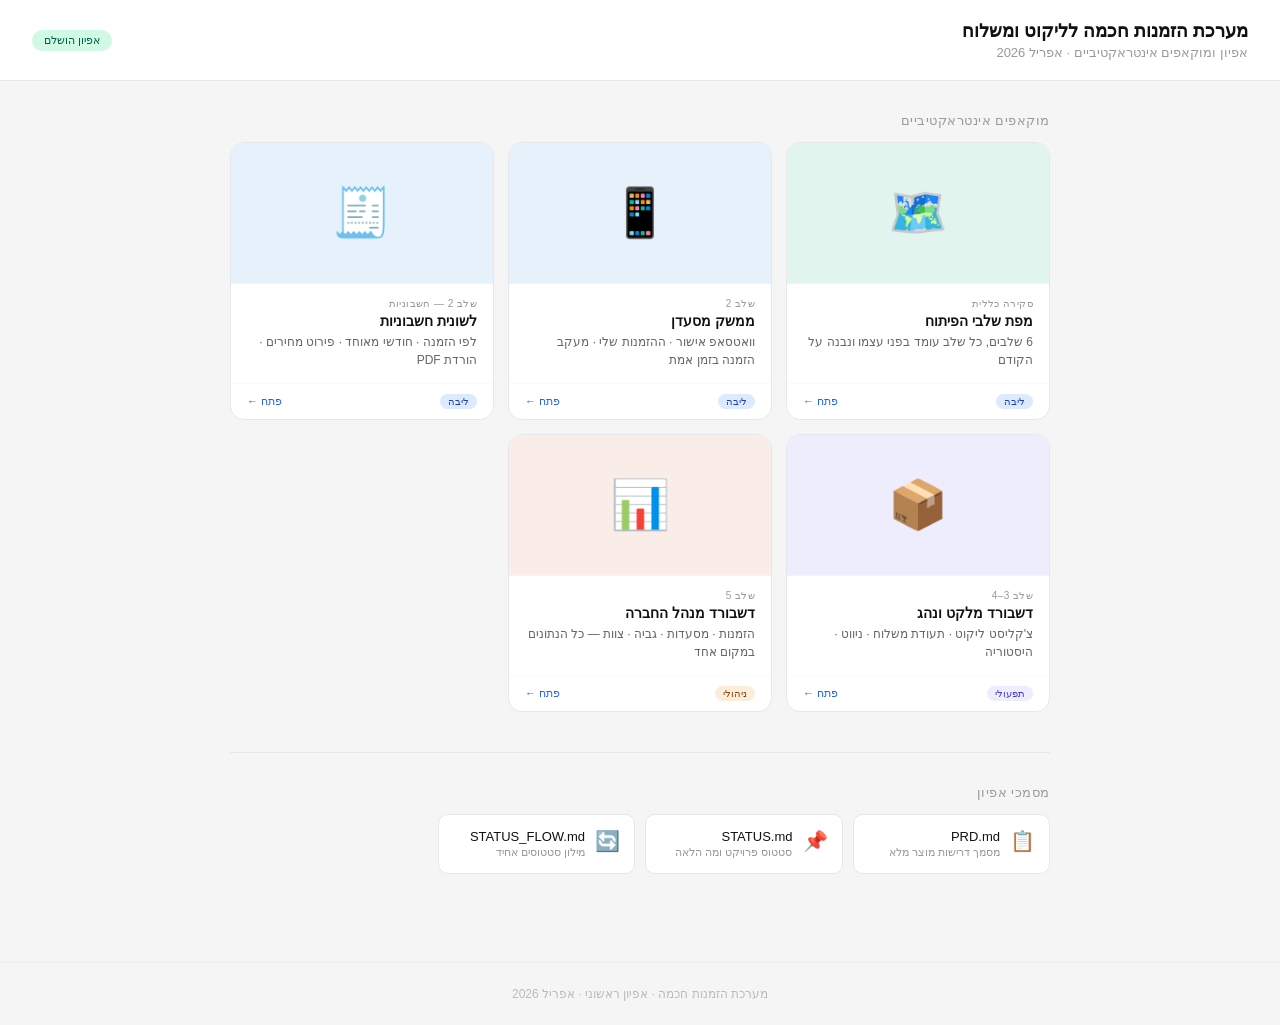
<file: index.html>
<!DOCTYPE html>
<html dir="rtl" lang="he">
<head>
<meta charset="UTF-8">
<meta name="viewport" content="width=device-width, initial-scale=1.0">
<title>מערכת הזמנות חכמה — מוקאפים</title>
<style>
  * { box-sizing: border-box; margin: 0; padding: 0; }
  body { font-family: Arial, sans-serif; background: #f5f5f5; direction: rtl; min-height: 100vh; }
  .header { background: #fff; border-bottom: 1px solid #e5e7eb; padding: 20px 32px; display: flex; justify-content: space-between; align-items: center; }
  .header-title { font-size: 18px; font-weight: 600; color: #111; }
  .header-sub { font-size: 13px; color: #999; margin-top: 3px; }
  .status-badge { font-size: 11px; padding: 4px 12px; border-radius: 20px; background: #d1fae5; color: #065f46; font-weight: 500; }
  .main { max-width: 860px; margin: 0 auto; padding: 32px 20px; }
  .section-title { font-size: 13px; font-weight: 500; color: #999; text-transform: uppercase; letter-spacing: .5px; margin-bottom: 14px; }
  .cards { display: grid; grid-template-columns: repeat(auto-fill, minmax(240px, 1fr)); gap: 14px; margin-bottom: 40px; }
  .card { background: #fff; border: 1px solid #e5e7eb; border-radius: 14px; overflow: hidden; text-decoration: none; color: inherit; transition: border-color .15s, transform .15s; display: block; }
  .card:hover { border-color: #93c5fd; transform: translateY(-2px); }
  .card-preview { height: 140px; display: flex; align-items: center; justify-content: center; font-size: 48px; }
  .bg-teal { background: #e1f5ee; }
  .bg-blue { background: #e6f1fb; }
  .bg-purple { background: #eeedfe; }
  .bg-coral { background: #faece7; }
  .card-body { padding: 14px 16px; border-top: 1px solid #f3f4f6; }
  .card-phase { font-size: 10px; color: #999; font-weight: 500; text-transform: uppercase; letter-spacing: .4px; margin-bottom: 4px; }
  .card-title { font-size: 14px; font-weight: 600; color: #111; margin-bottom: 4px; }
  .card-desc { font-size: 12px; color: #666; line-height: 1.5; }
  .card-footer { display: flex; align-items: center; justify-content: space-between; padding: 10px 16px; border-top: 1px solid #f9fafb; }
  .card-tag { font-size: 10px; padding: 2px 8px; border-radius: 20px; font-weight: 500; }
  .tag-core { background: #dbeafe; color: #1e40af; }
  .tag-ops { background: #eeedfe; color: #4338ca; }
  .tag-mgmt { background: #faeeda; color: #92400e; }
  .open-btn { font-size: 11px; color: #2563eb; font-weight: 500; }
  .divider { height: 1px; background: #e5e7eb; margin: 8px 0 32px; }
  .docs-grid { display: grid; grid-template-columns: repeat(auto-fill, minmax(180px, 1fr)); gap: 10px; margin-bottom: 40px; }
  .doc-card { background: #fff; border: 1px solid #e5e7eb; border-radius: 10px; padding: 14px; text-decoration: none; color: inherit; display: flex; align-items: flex-start; gap: 10px; transition: border-color .15s; }
  .doc-card:hover { border-color: #93c5fd; }
  .doc-icon { font-size: 20px; flex-shrink: 0; }
  .doc-name { font-size: 13px; font-weight: 500; color: #111; }
  .doc-desc { font-size: 11px; color: #999; margin-top: 2px; }
  .footer { text-align: center; font-size: 12px; color: #bbb; padding: 24px; border-top: 1px solid #eee; margin-top: 16px; }
</style>
</head>
<body>
<div class="header">
  <div>
    <div class="header-title">מערכת הזמנות חכמה לליקוט ומשלוח</div>
    <div class="header-sub">אפיון ומוקאפים אינטראקטיביים · אפריל 2026</div>
  </div>
  <span class="status-badge">אפיון הושלם</span>
</div>
<div class="main">
  <div class="section-title">מוקאפים אינטראקטיביים</div>
  <div class="cards">
    <a class="card" href="mockups/01_phases_overview.html" target="_blank">
      <div class="card-preview bg-teal">🗺️</div>
      <div class="card-body">
        <div class="card-phase">סקירה כללית</div>
        <div class="card-title">מפת שלבי הפיתוח</div>
        <div class="card-desc">6 שלבים, כל שלב עומד בפני עצמו ונבנה על הקודם</div>
      </div>
      <div class="card-footer"><span class="card-tag tag-core">ליבה</span><span class="open-btn">פתח ←</span></div>
    </a>
    <a class="card" href="mockups/02_restaurant_screens.html" target="_blank">
      <div class="card-preview bg-blue">📱</div>
      <div class="card-body">
        <div class="card-phase">שלב 2</div>
        <div class="card-title">ממשק מסעדן</div>
        <div class="card-desc">וואטסאפ אישור · ההזמנות שלי · מעקב הזמנה בזמן אמת</div>
      </div>
      <div class="card-footer"><span class="card-tag tag-core">ליבה</span><span class="open-btn">פתח ←</span></div>
    </a>
    <a class="card" href="mockups/03_invoices.html" target="_blank">
      <div class="card-preview bg-blue">🧾</div>
      <div class="card-body">
        <div class="card-phase">שלב 2 — חשבוניות</div>
        <div class="card-title">לשונית חשבוניות</div>
        <div class="card-desc">לפי הזמנה · חודשי מאוחד · פירוט מחירים · הורדת PDF</div>
      </div>
      <div class="card-footer"><span class="card-tag tag-core">ליבה</span><span class="open-btn">פתח ←</span></div>
    </a>
    <a class="card" href="mockups/04_picker_driver_dashboard.html" target="_blank">
      <div class="card-preview bg-purple">📦</div>
      <div class="card-body">
        <div class="card-phase">שלב 3–4</div>
        <div class="card-title">דשבורד מלקט ונהג</div>
        <div class="card-desc">צ'קליסט ליקוט · תעודת משלוח · ניווט · היסטוריה</div>
      </div>
      <div class="card-footer"><span class="card-tag tag-ops">תפעולי</span><span class="open-btn">פתח ←</span></div>
    </a>
    <a class="card" href="mockups/05_manager_dashboard.html" target="_blank">
      <div class="card-preview bg-coral">📊</div>
      <div class="card-body">
        <div class="card-phase">שלב 5</div>
        <div class="card-title">דשבורד מנהל החברה</div>
        <div class="card-desc">הזמנות · מסעדות · גביה · צוות — כל הנתונים במקום אחד</div>
      </div>
      <div class="card-footer"><span class="card-tag tag-mgmt">ניהולי</span><span class="open-btn">פתח ←</span></div>
    </a>
  </div>
  <div class="divider"></div>
  <div class="section-title">מסמכי אפיון</div>
  <div class="docs-grid">
    <a class="doc-card" href="docs/PRD.md" target="_blank">
      <span class="doc-icon">📋</span>
      <div><div class="doc-name">PRD.md</div><div class="doc-desc">מסמך דרישות מוצר מלא</div></div>
    </a>
    <a class="doc-card" href="docs/STATUS.md" target="_blank">
      <span class="doc-icon">📌</span>
      <div><div class="doc-name">STATUS.md</div><div class="doc-desc">סטטוס פרויקט ומה הלאה</div></div>
    </a>
    <a class="doc-card" href="docs/STATUS_FLOW.md" target="_blank">
      <span class="doc-icon">🔄</span>
      <div><div class="doc-name">STATUS_FLOW.md</div><div class="doc-desc">מילון סטטוסים אחיד</div></div>
    </a>
  </div>
</div>
<div class="footer">מערכת הזמנות חכמה · אפיון ראשוני · אפריל 2026</div>
</body>
</html>
</file>
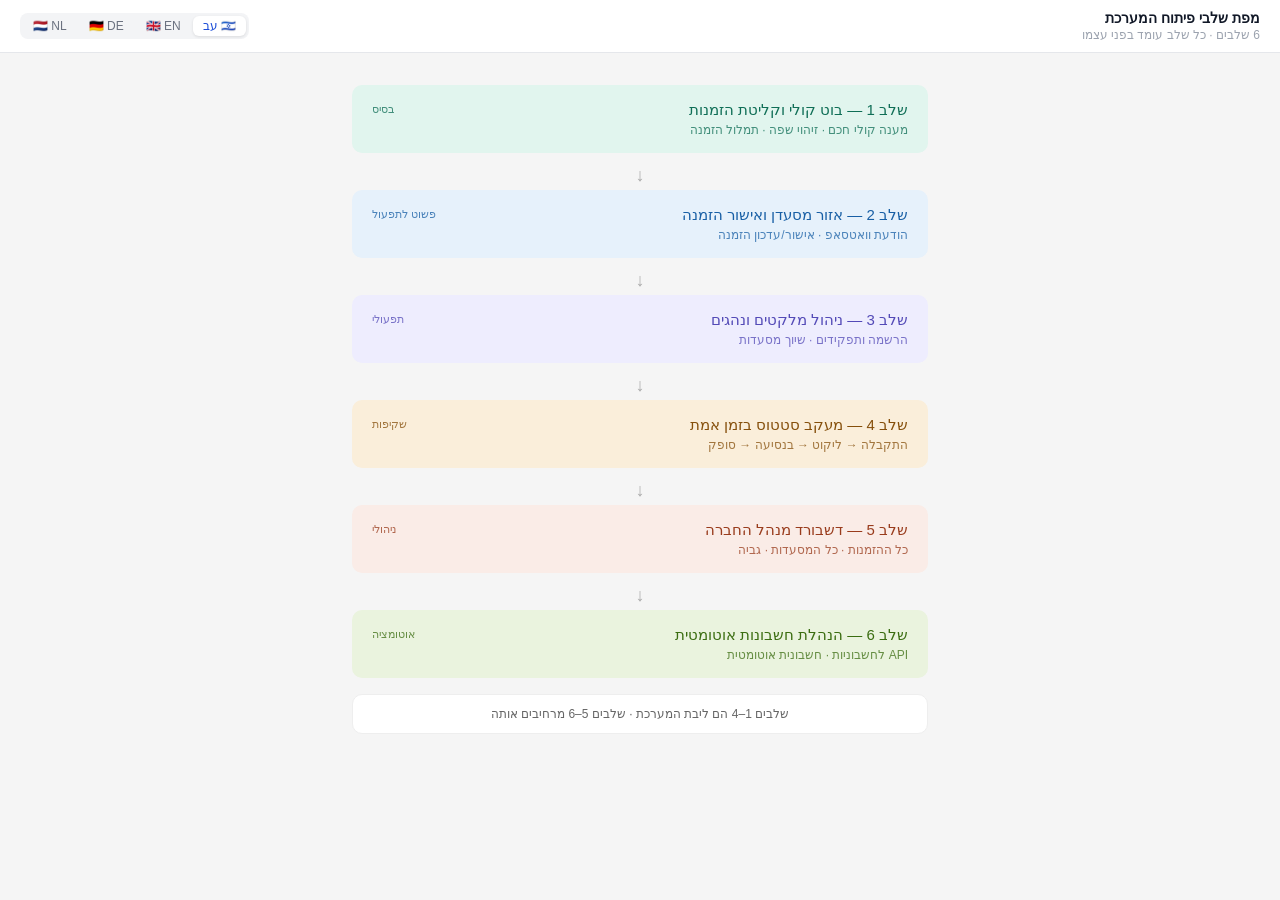
<file: mockups/01_phases_overview.html>
<!DOCTYPE html>
<html lang="he" dir="rtl">
<head>
<meta charset="UTF-8">
<meta name="viewport" content="width=device-width, initial-scale=1.0">
<title>Smart Order System — Phases</title>
<link rel="stylesheet" href="i18n.css">
<style>
  body { font-family: Arial, sans-serif; background: #f5f5f5; margin: 0; }
  .content { padding: 2rem; max-width: 640px; margin: 0 auto; }
  h2 { font-size: 20px; font-weight: 500; margin-block-end: 4px; }
  .subtitle { font-size: 13px; color: #666; margin-block-end: 24px; }
  .phase { border-radius: 10px; padding: 16px 20px; margin-block-end: 12px; cursor: pointer; transition: opacity .15s; }
  .phase:hover { opacity: .85; }
  .phase-title { font-size: 15px; font-weight: 500; margin-block-end: 4px; }
  .phase-sub { font-size: 12px; opacity: .75; }
  .arrow { text-align: center; color: #aaa; font-size: 18px; margin-block: 4px; }
  .p1 { background: #e1f5ee; color: #0f6e56; }
  .p2 { background: #e6f1fb; color: #185fa5; }
  .p3 { background: #eeedfe; color: #534ab7; }
  .p4 { background: #faeeda; color: #854f0b; }
  .p5 { background: #faece7; color: #993c1d; }
  .p6 { background: #eaf3de; color: #3b6d11; }
  .legend { margin-block-start: 16px; background: #fff; border-radius: 10px; padding: 12px 16px; font-size: 12px; color: #666; text-align: center; border: 1px solid #eee; }
</style>
</head>
<body>
<script src="translations.js"></script>
<script>
  document.addEventListener('DOMContentLoaded', function() {
    buildPageHeader({ titleKey: 'phases_title', subtitleKey: 'phases_sub' });
  });
</script>

<div class="content">
  <div class="phase p1">
    <span class="phase-tag" data-i18n="tag_base">בסיס</span>
    <div class="phase-title" data-i18n="phase1_title">שלב 1 — בוט קולי וקליטת הזמנות</div>
    <div class="phase-sub"  data-i18n="phase1_sub">מענה קולי חכם · זיהוי שפה · תמלול הזמנה</div>
  </div>
  <div class="arrow">↓</div>
  <div class="phase p2">
    <span class="phase-tag" data-i18n="tag_simple">פשוט לתפעול</span>
    <div class="phase-title" data-i18n="phase2_title">שלב 2 — אזור מסעדן ואישור הזמנה</div>
    <div class="phase-sub"  data-i18n="phase2_sub">הודעת וואטסאפ · אישור/עדכון הזמנה</div>
  </div>
  <div class="arrow">↓</div>
  <div class="phase p3">
    <span class="phase-tag" data-i18n="tag_ops">תפעולי</span>
    <div class="phase-title" data-i18n="phase3_title">שלב 3 — ניהול מלקטים ונהגים</div>
    <div class="phase-sub"  data-i18n="phase3_sub">הרשמה ותפקידים · שיוך מסעדות</div>
  </div>
  <div class="arrow">↓</div>
  <div class="phase p4">
    <span class="phase-tag" data-i18n="tag_transparent">שקיפות</span>
    <div class="phase-title" data-i18n="phase4_title">שלב 4 — מעקב סטטוס בזמן אמת</div>
    <div class="phase-sub"  data-i18n="phase4_sub">התקבלה → ליקוט → בנסיעה → סופק</div>
  </div>
  <div class="arrow">↓</div>
  <div class="phase p5">
    <span class="phase-tag" data-i18n="tag_mgmt">ניהולי</span>
    <div class="phase-title" data-i18n="phase5_title">שלב 5 — דשבורד מנהל החברה</div>
    <div class="phase-sub"  data-i18n="phase5_sub">כל ההזמנות · כל המסעדות · גביה</div>
  </div>
  <div class="arrow">↓</div>
  <div class="phase p6">
    <span class="phase-tag" data-i18n="tag_auto">אוטומציה</span>
    <div class="phase-title" data-i18n="phase6_title">שלב 6 — הנהלת חשבונות אוטומטית</div>
    <div class="phase-sub"  data-i18n="phase6_sub">API לחשבוניות · חשבונית אוטומטית</div>
  </div>
  <div class="legend" data-i18n="legend_text">שלבים 1–4 הם ליבת המערכת · שלבים 5–6 מרחיבים אותה</div>
</div>
</body>
</html>
</file>
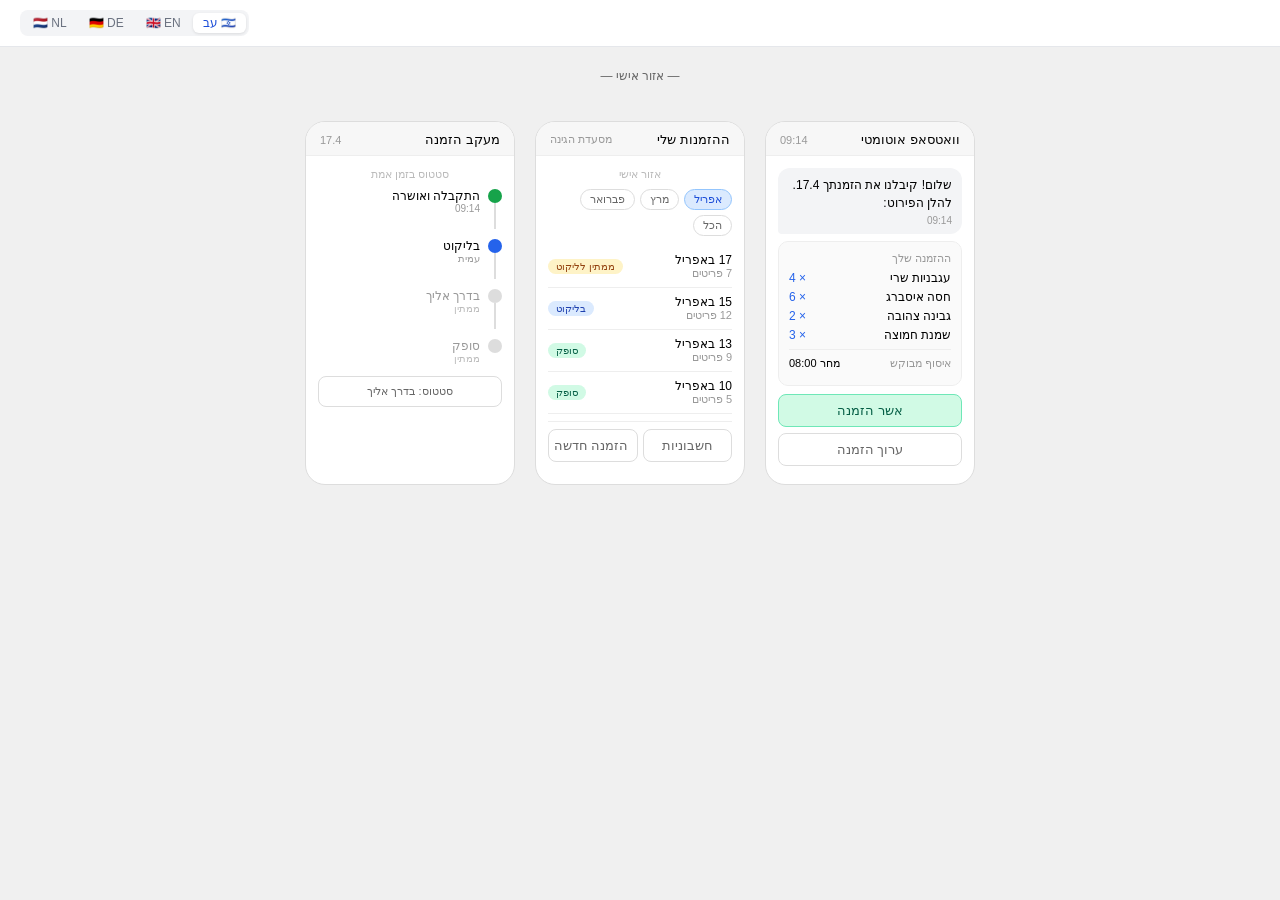
<file: mockups/02_restaurant_screens.html>
<!DOCTYPE html>
<html lang="he" dir="rtl">
<head>
<meta charset="UTF-8">
<meta name="viewport" content="width=device-width, initial-scale=1.0">
<title>Smart Order System — Restaurant</title>
<link rel="stylesheet" href="i18n.css">
<style>
  body { font-family: Arial, sans-serif; background: #f0f0f0; margin: 0; }
  .page-note { font-size: 12px; color: #666; text-align: center; padding: 10px; }
  .phones { display: flex; gap: 20px; justify-content: center; flex-wrap: wrap; padding: 1rem; }
  .phone { width: 210px; background: #fff; border: 1px solid #ddd; border-radius: 20px; overflow: hidden; flex-shrink: 0; }
  .pbar { background: #f7f7f7; padding: 10px 14px 8px; border-block-end: 1px solid #eee; display: flex; justify-content: space-between; align-items: center; }
  .app  { font-size: 13px; font-weight: 500; }
  .sub  { font-size: 11px; color: #999; }
  .pbody { padding: 12px; }
  .slabel { font-size: 11px; color: #bbb; text-align: center; margin-block-end: 8px; }
  .bubble    { border-radius: 12px 12px 4px 12px; padding: 8px 10px; margin-block-end: 7px; background: #dbeafe; }
  .bubble.in { background: #f3f4f6; border-radius: 12px 12px 12px 4px; }
  .bt   { font-size: 12px; line-height: 1.5; }
  .btime{ font-size: 10px; color: #999; margin-block-start: 3px; }
  .ocard{ border: 1px solid #eee; border-radius: 10px; padding: 10px; margin-block-end: 8px; background: #fafafa; }
  .orow { display: flex; justify-content: space-between; margin-block-end: 5px; }
  .oname{ font-size: 12px; }
  .oqty { font-size: 12px; font-weight: 500; color: #2563eb; }
  .divl { block-size: 1px; background: #eee; margin-block: 7px; }
  .btn-g{ display: block; inline-size: 100%; background: #d1fae5; color: #065f46; border: 1px solid #6ee7b7; border-radius: 8px; padding: 8px; font-weight: 500; text-align: center; margin-block-end: 6px; cursor: pointer; }
  .btn-o{ display: block; inline-size: 100%; background: transparent; color: #666; border: 1px solid #ddd; border-radius: 8px; padding: 8px; text-align: center; margin-block-end: 6px; cursor: pointer; }
  .badge{ background: #d1fae5; color: #065f46; border-radius: 8px; padding: 6px 10px; font-size: 11px; text-align: center; margin-block-end: 8px; display: none; }
  .edit-area { background: #f3f4f6; border: 1px solid #ddd; border-radius: 8px; padding: 7px; font-size: 12px; inline-size: 100%; resize: none; margin-block-end: 6px; font-family: inherit; }
  .sec  { font-size: 11px; font-weight: 500; color: #999; margin-block-end: 6px; }
  .fchip{ font-size: 11px; padding: 3px 9px; border-radius: 20px; border: 1px solid #ddd; cursor: pointer; color: #666; background: transparent; }
  .fchip.active { background: #dbeafe; color: #1d4ed8; border-color: #93c5fd; font-weight: 500; }
  .pill { display: inline-block; font-size: 10px; padding: 2px 8px; border-radius: 20px; font-weight: 500; }
  .pw   { background: #fef3c7; color: #92400e; }
  .pp   { background: #dbeafe; color: #1e40af; }
  .pd   { background: #d1fae5; color: #065f46; }
  .hrow { display: flex; justify-content: space-between; align-items: center; padding-block: 7px; border-block-end: 1px solid #eee; }
  .hname{ font-size: 12px; font-weight: 500; }
  .hdate{ font-size: 11px; color: #999; }
  .driver-card { background: #eff6ff; border-radius: 8px; padding: 8px 10px; margin-block-end: 8px; border: 1px solid #bfdbfe; display: none; }
</style>
</head>
<body>
<script src="translations.js"></script>
<script>
  document.addEventListener('DOMContentLoaded', function() {
    buildPageHeader();
  });
  document.addEventListener('languageChanged', function(e) {
    var lang = e.detail.lang;
    var tr = translations[lang];
    var months = ['month_apr','month_mar','month_feb'];
    document.querySelectorAll('.month-chip').forEach(function(el, i) {
      el.textContent = tr[months[i]] || el.textContent;
    });
    document.querySelectorAll('.filter-all-chip').forEach(function(el) {
      el.textContent = tr.filter_all;
    });
  });
</script>

<p class="page-note">— <span data-i18n="personal_area">אזור אישי</span> —</p>

<div class="phones">

  <!-- WhatsApp -->
  <div class="phone">
    <div class="pbar">
      <span class="app" data-i18n="whatsapp_auto">וואטסאפ אוטומטי</span>
      <span class="sub">09:14</span>
    </div>
    <div class="pbody">
      <div class="bubble in">
        <div class="bt">
          <span data-i18n="whatsapp_greeting">שלום! קיבלנו את הזמנתך</span> 17.4.
          <br><span data-i18n="whatsapp_detail">להלן הפירוט:</span>
        </div>
        <div class="btime">09:14</div>
      </div>
      <div class="ocard">
        <div class="sec" data-i18n="your_order">ההזמנה שלך</div>
        <div class="orow"><span class="oname">עגבניות שרי</span><span class="oqty">× 4</span></div>
        <div class="orow"><span class="oname">חסה איסברג</span><span class="oqty">× 6</span></div>
        <div class="orow"><span class="oname">גבינה צהובה</span><span class="oqty">× 2</span></div>
        <div class="orow"><span class="oname">שמנת חמוצה</span><span class="oqty">× 3</span></div>
        <div class="divl"></div>
        <div class="orow">
          <span style="font-size:11px;color:#999" data-i18n="pickup_requested">איסוף מבוקש</span>
          <span style="font-size:11px"><span data-i18n="tomorrow_at">מחר</span> 08:00</span>
        </div>
      </div>
      <button class="btn-g" data-i18n="btn_confirm"
        onclick="document.getElementById('c1').style.display='block';this.style.display='none'">
        אשר הזמנה
      </button>
      <div id="c1" class="badge" data-i18n="confirmed_msg">אושר!</div>
      <button class="btn-o" data-i18n="btn_edit"
        onclick="var p=document.getElementById('ep');p.style.display=p.style.display==='none'?'block':'none'">
        ערוך הזמנה
      </button>
      <div id="ep" style="display:none">
        <textarea class="edit-area" rows="2"
          data-i18n-placeholder="edit_placeholder"
          placeholder="למשל: הסר גבינה..."></textarea>
        <button class="btn-g" style="font-size:11px;padding:6px" data-i18n="btn_send_update"
          onclick="document.getElementById('ep').style.display='none';document.getElementById('ec').style.display='block'">
          שלח עדכון
        </button>
        <div style="text-align:center;font-size:11px;color:#999;margin-block-end:4px" data-i18n="or_separator">— או —</div>
        <button class="btn-o" style="font-size:11px;padding:6px" data-i18n="btn_voice">הקלטה קולית</button>
      </div>
      <div id="ec" class="badge" data-i18n="change_received">השינוי התקבל!</div>
    </div>
  </div>

  <!-- My Orders -->
  <div class="phone">
    <div class="pbar">
      <span class="app" data-i18n="my_orders">ההזמנות שלי</span>
      <span class="sub">מסעדת הגינה</span>
    </div>
    <div class="pbody">
      <div class="slabel" data-i18n="personal_area">אזור אישי</div>
      <div class="filter-row">
        <span class="fchip active month-chip" onclick="filterM(this,'apr')">אפריל</span>
        <span class="fchip month-chip" onclick="filterM(this,'mar')">מרץ</span>
        <span class="fchip month-chip" onclick="filterM(this,'feb')">פברואר</span>
        <span class="fchip filter-all-chip" onclick="filterM(this,'all')">הכל</span>
      </div>
      <div id="olist">
        <div class="hrow"><div><div class="hname">17 באפריל</div><div class="hdate">7 <span data-i18n="items_label">פריטים</span></div></div><span class="pill pw" data-i18n="status_waiting">ממתין לליקוט</span></div>
        <div class="hrow"><div><div class="hname">15 באפריל</div><div class="hdate">12 <span data-i18n="items_label">פריטים</span></div></div><span class="pill pp" data-i18n="status_picking">בליקוט</span></div>
        <div class="hrow"><div><div class="hname">13 באפריל</div><div class="hdate">9 <span data-i18n="items_label">פריטים</span></div></div><span class="pill pd" data-i18n="status_delivered">סופק</span></div>
        <div class="hrow"><div><div class="hname">10 באפריל</div><div class="hdate">5 <span data-i18n="items_label">פריטים</span></div></div><span class="pill pd" data-i18n="status_delivered">סופק</span></div>
      </div>
      <div class="divl"></div>
      <div style="display:flex;gap:5px;margin-block-start:4px">
        <button class="btn-o" style="flex:1" data-i18n="tab_invoices">חשבוניות</button>
        <button class="btn-o" style="flex:1" data-i18n="btn_new_order">הזמנה חדשה</button>
      </div>
    </div>
  </div>

  <!-- Order Tracking -->
  <div class="phone">
    <div class="pbar">
      <span class="app" data-i18n="track_order">מעקב הזמנה</span>
      <span class="sub">17.4</span>
    </div>
    <div class="pbody">
      <div class="slabel" data-i18n="realtime_status">סטטוס בזמן אמת</div>
      <div style="margin-block-end:12px">
        <div style="display:flex;align-items:flex-start;gap:8px;padding-block-end:10px">
          <div style="display:flex;flex-direction:column;align-items:center">
            <div style="width:14px;height:14px;border-radius:50%;background:#16a34a;flex-shrink:0"></div>
            <div style="width:1.5px;height:26px;background:#ddd"></div>
          </div>
          <div>
            <div style="font-size:12px;font-weight:500" data-i18n="received_confirmed">התקבלה ואושרה</div>
            <div style="font-size:10px;color:#999">09:14</div>
          </div>
        </div>
        <div style="display:flex;align-items:flex-start;gap:8px;padding-block-end:10px">
          <div style="display:flex;flex-direction:column;align-items:center">
            <div style="width:14px;height:14px;border-radius:50%;background:#2563eb;flex-shrink:0"></div>
            <div style="width:1.5px;height:26px;background:#ddd"></div>
          </div>
          <div>
            <div style="font-size:12px;font-weight:500" data-i18n="status_picking">בליקוט</div>
            <div style="font-size:10px;color:#999">עמית</div>
          </div>
        </div>
        <div style="display:flex;align-items:flex-start;gap:8px;padding-block-end:10px">
          <div style="display:flex;flex-direction:column;align-items:center">
            <div id="dot3" style="width:14px;height:14px;border-radius:50%;background:#ddd;flex-shrink:0"></div>
            <div style="width:1.5px;height:26px;background:#ddd"></div>
          </div>
          <div id="s3">
            <div style="font-size:12px;color:#999" data-i18n="status_delivery">בדרך אליך</div>
            <div style="font-size:10px;color:#bbb" data-i18n="waiting_label">ממתין</div>
          </div>
        </div>
        <div style="display:flex;align-items:flex-start;gap:8px">
          <div style="width:14px;height:14px;border-radius:50%;background:#ddd;flex-shrink:0"></div>
          <div>
            <div style="font-size:12px;color:#999" data-i18n="status_delivered">סופק</div>
            <div style="font-size:10px;color:#bbb" data-i18n="waiting_label">ממתין</div>
          </div>
        </div>
      </div>
      <div id="drv" class="driver-card">
        <div style="font-size:12px;font-weight:500">יוסי כהן — <span data-i18n="driver_label">נהג</span></div>
        <div style="font-size:11px;color:#2563eb;margin-block-start:2px">054-1234567</div>
        <div style="font-size:10px;color:#666;margin-block-start:4px">
          <span data-i18n="eta_label">צפי הגעה</span>: 35 <span data-i18n="minutes_label">דק'</span>
        </div>
      </div>
      <button class="btn-o" style="font-size:11px" id="sbtn" data-i18n="sim_btn_delivery"
        onclick="document.getElementById('dot3').style.background='#2563eb';document.getElementById('drv').style.display='block';this.style.display='none'">
        סטטוס: בדרך אליך
      </button>
    </div>
  </div>

</div>

<script>
function filterM(el, m) {
  document.querySelectorAll('.fchip').forEach(function(c) { c.classList.remove('active'); });
  el.classList.add('active');
  var lang = getLang();
  var tr = translations[lang];
  var data = {
    apr: [['17',tr.month_apr,'7','pw','status_waiting'],['15',tr.month_apr,'12','pp','status_picking'],['13',tr.month_apr,'9','pd','status_delivered'],['10',tr.month_apr,'5','pd','status_delivered']],
    mar: [['28',tr.month_mar,'11','pd','status_delivered'],['22',tr.month_mar,'8','pd','status_delivered'],['17',tr.month_mar,'14','pd','status_delivered']],
    feb: [['25',tr.month_feb,'9','pd','status_delivered'],['18',tr.month_feb,'7','pd','status_delivered']],
    all: [['17',tr.month_apr,'7','pw','status_waiting'],['15',tr.month_apr,'12','pp','status_picking'],['28',tr.month_mar,'11','pd','status_delivered'],['22',tr.month_mar,'8','pd','status_delivered'],['25',tr.month_feb,'9','pd','status_delivered']]
  };
  document.getElementById('olist').innerHTML = (data[m]||data.apr).map(function(r) {
    return '<div class="hrow"><div><div class="hname">'+r[0]+' '+r[1]+'</div><div class="hdate">'+r[2]+' '+tr.items_label+'</div></div><span class="pill '+r[3]+'">'+tr[r[4]]+'</span></div>';
  }).join('');
}
</script>
</body>
</html>
</file>
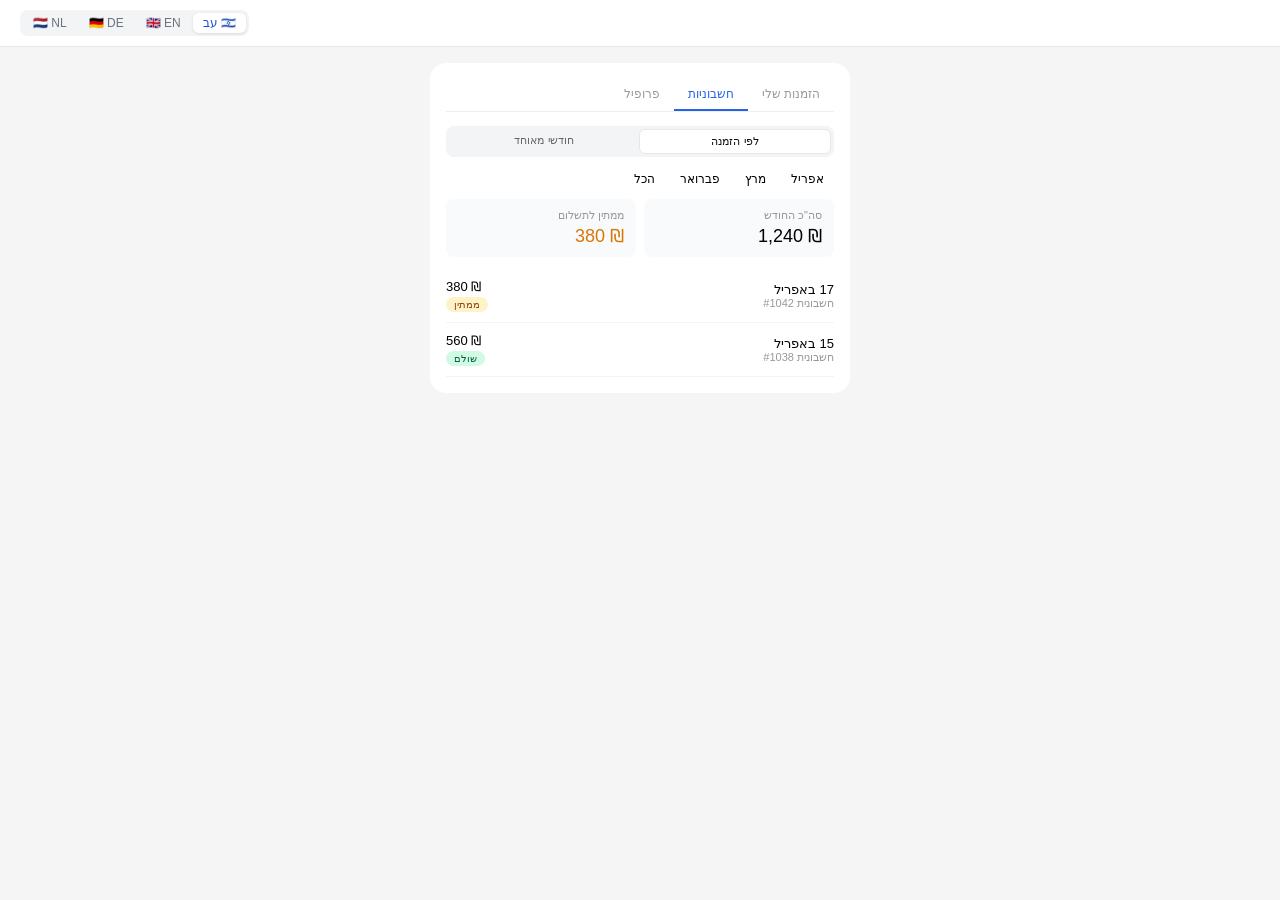
<file: mockups/03_invoices.html>
<!DOCTYPE html>
<html lang="he" dir="rtl">
<head>
<meta charset="UTF-8">
<meta name="viewport" content="width=device-width, initial-scale=1.0">
<title>Smart Order System — Invoices</title>
<link rel="stylesheet" href="i18n.css">
<style>
  body { font-family: Arial, sans-serif; background: #f5f5f5; margin: 0; }
  .wrap { max-width: 420px; margin: 0 auto; background: #fff; border-radius: 16px; padding: 16px; margin-block: 16px; }
  .tab-row { display: flex; border-block-end: 1px solid #eee; margin-block-end: 14px; }
  .tab { padding: 8px 14px; font-size: 12px; cursor: pointer; color: #999; border-block-end: 2px solid transparent; }
  .tab.active { color: #2563eb; border-block-end-color: #2563eb; font-weight: 500; }
  .toggle-type { display: flex; background: #f3f4f6; border-radius: 8px; padding: 3px; margin-block-end: 12px; }
  .tt { flex: 1; text-align: center; font-size: 11px; padding: 5px; border-radius: 6px; cursor: pointer; color: #666; }
  .tt.active { background: #fff; color: #111; font-weight: 500; border: 1px solid #e5e7eb; }
  .summary-bar { display: grid; grid-template-columns: 1fr 1fr; gap: 8px; margin-block-end: 12px; }
  .sc { background: #f9fafb; border-radius: 8px; padding: 10px 12px; }
  .sc-label { font-size: 11px; color: #999; margin-block-end: 3px; }
  .sc-val { font-size: 18px; font-weight: 500; }
  .inv-row { display: flex; justify-content: space-between; align-items: center; padding-block: 10px; border-block-end: 1px solid #f3f4f6; cursor: pointer; }
  .pill { display: inline-block; font-size: 10px; padding: 2px 8px; border-radius: 20px; font-weight: 500; }
  .paid    { background: #d1fae5; color: #065f46; }
  .pending { background: #fef3c7; color: #92400e; }
  .detail  { background: #fff; border: 1px solid #e5e7eb; border-radius: 10px; padding: 12px; margin-block: 6px 10px; display: none; }
  table { width: 100%; border-collapse: collapse; font-size: 12px; }
  th { text-align: start; color: #999; font-weight: 400; padding-block: 4px; border-block-end: 1px solid #eee; font-size: 11px; }
  td { padding-block: 5px; border-block-end: 1px solid #f3f4f6; }
  td:last-child { text-align: end; font-weight: 500; }
  .total-row { display: flex; justify-content: space-between; margin-block-start: 8px; padding-block-start: 8px; border-block-start: 1px solid #e5e7eb; font-weight: 500; }
  .btn-sm { flex: 1; padding: 6px; font-size: 11px; border-radius: 7px; border: 1px solid #ddd; background: transparent; color: #666; cursor: pointer; }
  .btn-sm.primary { background: #dbeafe; color: #1d4ed8; border-color: #93c5fd; font-weight: 500; }
  .api-note { font-size: 11px; color: #bbb; text-align: center; margin-block-start: 8px; border-block-start: 1px solid #f3f4f6; padding-block-start: 6px; }
  .monthly-card { background: #f9fafb; border-radius: 10px; padding: 12px; margin-block-end: 8px; border: 1px solid #eee; cursor: pointer; }
  .mc-bar  { block-size: 4px; background: #e5e7eb; border-radius: 2px; margin-block-start: 6px; }
  .mc-fill { block-size: 4px; background: #2563eb; border-radius: 2px; }
</style>
</head>
<body>
<script src="translations.js"></script>
<script>
  document.addEventListener('DOMContentLoaded', function() {
    buildPageHeader();
  });
  document.addEventListener('languageChanged', function(e) {
    var tr = translations[e.detail.lang];
    document.getElementById('fc-apr').textContent = tr.month_apr;
    document.getElementById('fc-mar').textContent = tr.month_mar;
    document.getElementById('fc-feb').textContent = tr.month_feb;
    document.getElementById('fc-all').textContent = tr.filter_all;
    document.getElementById('mc-apr').textContent = tr.month_apr + ' 2026';
    document.getElementById('mc-mar').textContent = tr.month_mar + ' 2026';
    document.getElementById('mc-feb').textContent = tr.month_feb + ' 2026';
  });
</script>

<div class="wrap">
  <div class="tab-row">
    <div class="tab" data-i18n="tab_orders_nav">הזמנות שלי</div>
    <div class="tab active" data-i18n="tab_invoices">חשבוניות</div>
    <div class="tab" data-i18n="tab_profile">פרופיל</div>
  </div>
  <div class="toggle-type">
    <div class="tt active" id="tt1" onclick="switchType('single')" data-i18n="tab_by_order">לפי הזמנה</div>
    <div class="tt" id="tt2" onclick="switchType('monthly')" data-i18n="tab_monthly">חודשי מאוחד</div>
  </div>

  <div id="view-single">
    <div class="filter-row">
      <span class="fchip active" onclick="setMonth(this,'apr')" id="fc-apr">אפריל</span>
      <span class="fchip" onclick="setMonth(this,'mar')" id="fc-mar">מרץ</span>
      <span class="fchip" onclick="setMonth(this,'feb')" id="fc-feb">פברואר</span>
      <span class="fchip" onclick="setMonth(this,'all')" id="fc-all">הכל</span>
    </div>
    <div class="summary-bar">
      <div class="sc"><div class="sc-label" data-i18n="monthly_total">סה"כ החודש</div><div class="sc-val" id="tot">₪ 1,240</div></div>
      <div class="sc"><div class="sc-label" data-i18n="pending_payment">ממתין לתשלום</div><div class="sc-val" id="pend" style="color:#d97706">₪ 380</div></div>
    </div>
    <div id="inv-list">
      <div class="inv-row" onclick="toggleDet('d1')">
        <div><div style="font-size:13px;font-weight:500">17 באפריל</div><div style="font-size:11px;color:#999"><span data-i18n="invoice_label">חשבונית</span> #1042</div></div>
        <div style="text-align:end"><div style="font-size:13px;font-weight:500">₪ 380</div><span class="pill pending" data-i18n="status_pending">ממתין</span></div>
      </div>
      <div id="d1" class="detail">
        <div style="font-size:13px;font-weight:500"><span data-i18n="invoice_label">חשבונית</span> #1042</div>
        <div style="font-size:11px;color:#999;margin-block-end:10px">17.4.2026</div>
        <table>
          <tr><th data-i18n="item_col">פריט</th><th data-i18n="qty_col">כמות</th><th data-i18n="price_col">מחיר</th><th data-i18n="total_col">סה"כ</th></tr>
          <tr><td>עגבניות שרי</td><td>4</td><td>₪18</td><td>₪72</td></tr>
          <tr><td>חסה איסברג</td><td>6</td><td>₪22</td><td>₪132</td></tr>
          <tr><td>גבינה צהובה</td><td>2</td><td>₪45</td><td>₪90</td></tr>
          <tr><td>שמנת חמוצה</td><td>3</td><td>₪28</td><td>₪84</td></tr>
        </table>
        <div class="total-row"><span data-i18n="total_to_pay">סה"כ לתשלום</span><span>₪ 380</span></div>
        <div class="btn-row" style="display:flex;gap:6px;margin-block-start:8px">
          <button class="btn-sm primary" data-i18n="btn_download_pdf">הורד PDF</button>
          <button class="btn-sm" data-i18n="btn_payment_info">פרטי תשלום</button>
        </div>
        <div class="api-note" data-i18n="api_note">מחירים מסונכרנים מתוכנת הנהלת החשבונות</div>
      </div>
      <div class="inv-row" onclick="toggleDet('d2')">
        <div><div style="font-size:13px;font-weight:500">15 באפריל</div><div style="font-size:11px;color:#999"><span data-i18n="invoice_label">חשבונית</span> #1038</div></div>
        <div style="text-align:end"><div style="font-size:13px;font-weight:500">₪ 560</div><span class="pill paid" data-i18n="status_paid">שולם</span></div>
      </div>
      <div id="d2" class="detail">
        <div style="font-size:13px;font-weight:500"><span data-i18n="invoice_label">חשבונית</span> #1038</div>
        <div style="font-size:11px;color:#999;margin-block-end:10px">15.4.2026</div>
        <table>
          <tr><th data-i18n="item_col">פריט</th><th data-i18n="qty_col">כמות</th><th data-i18n="price_col">מחיר</th><th data-i18n="total_col">סה"כ</th></tr>
          <tr><td>עגבניות שרי</td><td>8</td><td>₪18</td><td>₪144</td></tr>
          <tr><td>מלפפונים</td><td>10</td><td>₪12</td><td>₪120</td></tr>
          <tr><td>פלפל אדום</td><td>5</td><td>₪15</td><td>₪75</td></tr>
          <tr><td>שמן זית</td><td>2</td><td>₪95</td><td>₪190</td></tr>
        </table>
        <div class="total-row"><span data-i18n="total_paid_label">סה"כ ששולם</span><span>₪ 560</span></div>
        <div class="btn-row" style="display:flex;gap:6px;margin-block-start:8px">
          <button class="btn-sm primary" data-i18n="btn_download_pdf">הורד PDF</button>
        </div>
        <div class="api-note" data-i18n="api_note">מחירים מסונכרנים מתוכנת הנהלת החשבונות</div>
      </div>
    </div>
  </div>

  <div id="view-monthly" style="display:none">
    <div class="summary-bar">
      <div class="sc"><div class="sc-label" data-i18n="total_year">סה"כ 2026</div><div class="sc-val">₪ 8,420</div></div>
      <div class="sc"><div class="sc-label" data-i18n="total_pending_all">ממתין סה"כ</div><div class="sc-val" style="color:#d97706">₪ 380</div></div>
    </div>
    <div class="monthly-card">
      <div style="display:flex;justify-content:space-between;align-items:center;margin-block-end:4px">
        <span style="font-size:13px;font-weight:500" id="mc-apr">אפריל 2026</span>
        <div style="display:flex;align-items:center;gap:8px"><span style="font-size:13px;font-weight:500">₪ 1,240</span><span class="pill pending" data-i18n="status_pending">ממתין</span></div>
      </div>
      <div style="font-size:11px;color:#999">4 <span data-i18n="orders_label">הזמנות</span> · 33 <span data-i18n="items_label">פריטים</span></div>
      <div class="mc-bar"><div class="mc-fill" style="width:60%"></div></div>
    </div>
    <div class="monthly-card">
      <div style="display:flex;justify-content:space-between;align-items:center;margin-block-end:4px">
        <span style="font-size:13px;font-weight:500" id="mc-mar">מרץ 2026</span>
        <div style="display:flex;align-items:center;gap:8px"><span style="font-size:13px;font-weight:500">₪ 3,680</span><span class="pill paid" data-i18n="status_paid">שולם</span></div>
      </div>
      <div style="font-size:11px;color:#999">8 <span data-i18n="orders_label">הזמנות</span> · 86 <span data-i18n="items_label">פריטים</span></div>
      <div class="mc-bar"><div class="mc-fill" style="width:100%"></div></div>
    </div>
    <div class="monthly-card">
      <div style="display:flex;justify-content:space-between;align-items:center;margin-block-end:4px">
        <span style="font-size:13px;font-weight:500" id="mc-feb">פברואר 2026</span>
        <div style="display:flex;align-items:center;gap:8px"><span style="font-size:13px;font-weight:500">₪ 2,180</span><span class="pill paid" data-i18n="status_paid">שולם</span></div>
      </div>
      <div style="font-size:11px;color:#999">5 <span data-i18n="orders_label">הזמנות</span> · 52 <span data-i18n="items_label">פריטים</span></div>
      <div class="mc-bar"><div class="mc-fill" style="width:59%"></div></div>
    </div>
  </div>
</div>

<script>
function toggleDet(id) {
  var el = document.getElementById(id);
  var open = el.style.display === 'block';
  document.querySelectorAll('.detail').forEach(function(d) { d.style.display = 'none'; });
  if (!open) el.style.display = 'block';
}
function switchType(t) {
  document.getElementById('tt1').classList.toggle('active', t === 'single');
  document.getElementById('tt2').classList.toggle('active', t === 'monthly');
  document.getElementById('view-single').style.display  = t === 'single'  ? 'block' : 'none';
  document.getElementById('view-monthly').style.display = t === 'monthly' ? 'block' : 'none';
}
function setMonth(el, m) {
  document.querySelectorAll('.fchip').forEach(function(c) { c.classList.remove('active'); });
  el.classList.add('active');
  var totals = { apr:['₪ 1,240','₪ 380'], mar:['₪ 3,680','₪ 0'], feb:['₪ 2,180','₪ 0'], all:['₪ 8,420','₪ 380'] };
  document.getElementById('tot').textContent  = totals[m][0];
  document.getElementById('pend').textContent = totals[m][1];
}
</script>
</body>
</html>
</file>
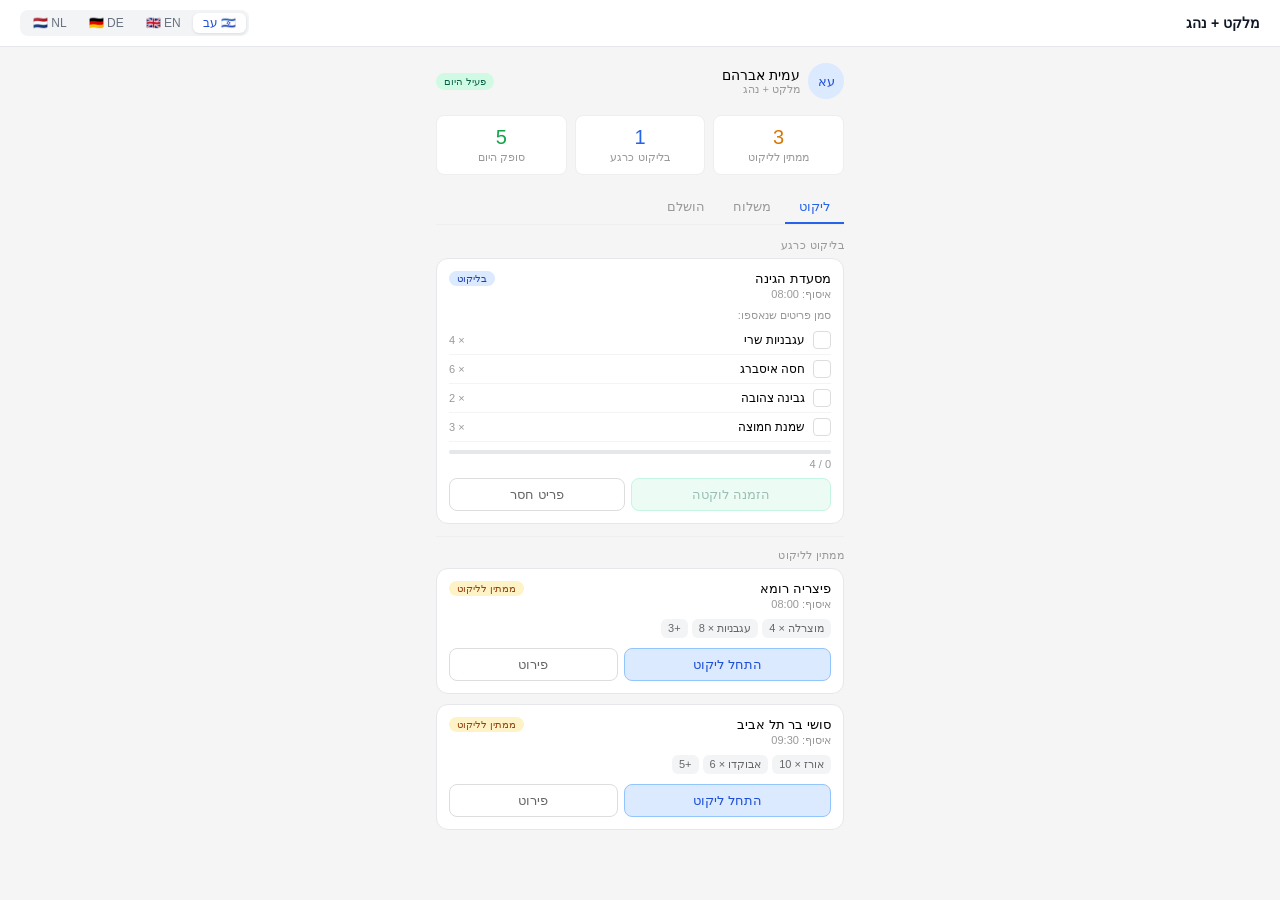
<file: mockups/04_picker_driver_dashboard.html>
<!DOCTYPE html>
<html lang="he" dir="rtl">
<head>
<meta charset="UTF-8">
<meta name="viewport" content="width=device-width, initial-scale=1.0">
<title>Smart Order System — Picker & Driver</title>
<link rel="stylesheet" href="i18n.css">
<style>
  body { font-family: Arial, sans-serif; background: #f5f5f5; margin: 0; }
  .wrap { max-width: 440px; margin: 0 auto; padding: 1rem; }
  .top  { display: flex; justify-content: space-between; align-items: center; margin-block-end: 16px; }
  .avatar { width: 36px; height: 36px; border-radius: 50%; background: #dbeafe; display: flex; align-items: center; justify-content: center; font-size: 13px; font-weight: 500; color: #1d4ed8; flex-shrink: 0; }
  .user-name { font-size: 14px; font-weight: 500; }
  .user-role { font-size: 11px; color: #999; }
  .role-badge { font-size: 10px; padding: 3px 8px; border-radius: 20px; background: #d1fae5; color: #065f46; font-weight: 500; }
  .stats { display: grid; grid-template-columns: repeat(3,1fr); gap: 8px; margin-block-end: 16px; }
  .sc   { background: #fff; border-radius: 8px; padding: 10px; text-align: center; border: 1px solid #eee; }
  .sc-n { font-size: 20px; font-weight: 500; }
  .sc-l { font-size: 11px; color: #999; margin-block-start: 2px; }
  .tab-row { display: flex; border-block-end: 1px solid #eee; margin-block-end: 14px; }
  .tab { padding: 8px 14px; cursor: pointer; color: #999; border-block-end: 2px solid transparent; }
  .tab.active { color: #2563eb; border-block-end-color: #2563eb; font-weight: 500; }
  .pill { display: inline-block; font-size: 10px; padding: 2px 8px; border-radius: 20px; font-weight: 500; }
  .pw { background: #fef3c7; color: #92400e; }
  .pp { background: #dbeafe; color: #1e40af; }
  .pd { background: #d1fae5; color: #065f46; }
  .card { background: #fff; border: 1px solid #e5e7eb; border-radius: 12px; padding: 12px; margin-block-end: 10px; }
  .card-name { font-size: 13px; font-weight: 500; }
  .card-sub  { font-size: 11px; color: #999; margin-block-start: 2px; }
  .card-top  { display: flex; justify-content: space-between; align-items: flex-start; margin-block-end: 8px; }
  .sec { font-size: 11px; font-weight: 500; color: #999; margin-block-end: 6px; text-transform: uppercase; letter-spacing: .4px; }
  .check-item { display: flex; align-items: center; gap: 8px; padding-block: 5px; border-block-end: 1px solid #f3f4f6; cursor: pointer; }
  .check-box  { width: 18px; height: 18px; border-radius: 4px; border: 1px solid #ddd; flex-shrink: 0; display: flex; align-items: center; justify-content: center; transition: all .15s; }
  .check-box.checked { background: #d1fae5; border-color: #6ee7b7; }
  .check-label { font-size: 12px; flex: 1; }
  .check-qty   { font-size: 11px; color: #999; margin-inline-start: auto; }
  .progress-bar  { block-size: 4px; background: #e5e7eb; border-radius: 2px; margin-block: 8px 4px; }
  .progress-fill { block-size: 4px; background: #2563eb; border-radius: 2px; transition: width .3s; }
  .btn-main { flex: 2; background: #dbeafe; color: #1d4ed8; border: 1px solid #93c5fd; border-radius: 8px; padding: 8px; font-weight: 500; text-align: center; cursor: pointer; }
  .btn-main.green { background: #d1fae5; color: #065f46; border-color: #6ee7b7; }
  .btn-sec  { flex: 1; background: transparent; color: #666; border: 1px solid #ddd; border-radius: 8px; padding: 8px; text-align: center; cursor: pointer; }
  .items-preview { display: flex; flex-wrap: wrap; gap: 4px; margin-block-end: 10px; }
  .item-tag { font-size: 11px; background: #f3f4f6; border-radius: 6px; padding: 3px 7px; color: #666; }
  .item-tag.done { text-decoration: line-through; opacity: .5; }
  .divider { block-size: 1px; background: #eee; margin-block: 12px; }
  .empty  { text-align: center; color: #bbb; font-size: 12px; padding-block: 24px; }
</style>
</head>
<body>
<script src="translations.js"></script>
<script>
  document.addEventListener('DOMContentLoaded', function() {
    buildPageHeader({ titleKey: 'picker_role' });
  });
</script>

<div class="wrap">
  <div class="top">
    <div style="display:flex;align-items:center;gap:8px">
      <div class="avatar">עא</div>
      <div>
        <div class="user-name">עמית אברהם</div>
        <div class="user-role" data-i18n="picker_role">מלקט + נהג</div>
      </div>
    </div>
    <span class="role-badge" data-i18n="active_today">פעיל היום</span>
  </div>

  <div class="stats">
    <div class="sc"><div class="sc-n" style="color:#d97706">3</div><div class="sc-l" data-i18n="waiting_pick_stat">ממתין לליקוט</div></div>
    <div class="sc"><div class="sc-n" style="color:#2563eb">1</div><div class="sc-l" data-i18n="currently_picking">בליקוט כרגע</div></div>
    <div class="sc"><div class="sc-n" style="color:#16a34a">5</div><div class="sc-l" data-i18n="delivered_today">סופק היום</div></div>
  </div>

  <div class="tab-row">
    <div class="tab active" id="tab-pick"    onclick="sw('pick')"    data-i18n="tab_picking">ליקוט</div>
    <div class="tab"        id="tab-deliver" onclick="sw('deliver')" data-i18n="tab_delivery">משלוח</div>
    <div class="tab"        id="tab-done"    onclick="sw('done')"    data-i18n="tab_done">הושלם</div>
  </div>

  <div id="view-pick">
    <div class="sec" data-i18n="currently_picking_label">בליקוט כרגע</div>
    <div class="card" id="active-card">
      <div class="card-top">
        <div><div class="card-name">מסעדת הגינה</div><div class="card-sub"><span data-i18n="pickup_time">איסוף:</span> 08:00</div></div>
        <span class="pill pp" data-i18n="status_picking">בליקוט</span>
      </div>
      <div style="font-size:11px;color:#999;margin-block-end:4px" data-i18n="mark_items">סמן פריטים שנאספו:</div>
      <div id="checklist">
        <div class="check-item" onclick="tick(this)"><div class="check-box"></div><span class="check-label">עגבניות שרי</span><span class="check-qty">× 4</span></div>
        <div class="check-item" onclick="tick(this)"><div class="check-box"></div><span class="check-label">חסה איסברג</span><span class="check-qty">× 6</span></div>
        <div class="check-item" onclick="tick(this)"><div class="check-box"></div><span class="check-label">גבינה צהובה</span><span class="check-qty">× 2</span></div>
        <div class="check-item" onclick="tick(this)"><div class="check-box"></div><span class="check-label">שמנת חמוצה</span><span class="check-qty">× 3</span></div>
      </div>
      <div class="progress-bar"><div class="progress-fill" id="prog" style="width:0%"></div></div>
      <div style="font-size:11px;color:#999;margin-block-end:8px" id="counter">0 / 4</div>
      <div class="actions">
        <div class="btn-main green" id="finish-btn" data-i18n="finish_pick_btn" style="opacity:.4;pointer-events:none" onclick="finishPick()">הזמנה לוקטה</div>
        <div class="btn-sec" data-i18n="missing_item_btn">פריט חסר</div>
      </div>
    </div>
    <div class="divider"></div>
    <div class="sec" data-i18n="waiting_to_pick">ממתין לליקוט</div>
    <div class="card">
      <div class="card-top">
        <div><div class="card-name">פיצריה רומא</div><div class="card-sub"><span data-i18n="pickup_time">איסוף:</span> 08:00</div></div>
        <span class="pill pw" data-i18n="status_waiting">ממתין לליקוט</span>
      </div>
      <div class="items-preview"><span class="item-tag">מוצרלה × 4</span><span class="item-tag">עגבניות × 8</span><span class="item-tag">+3</span></div>
      <div class="actions">
        <div class="btn-main" data-i18n="btn_start_pick">התחל ליקוט</div>
        <div class="btn-sec"  data-i18n="btn_details">פירוט</div>
      </div>
    </div>
    <div class="card">
      <div class="card-top">
        <div><div class="card-name">סושי בר תל אביב</div><div class="card-sub"><span data-i18n="pickup_time">איסוף:</span> 09:30</div></div>
        <span class="pill pw" data-i18n="status_waiting">ממתין לליקוט</span>
      </div>
      <div class="items-preview"><span class="item-tag">אורז × 10</span><span class="item-tag">אבוקדו × 6</span><span class="item-tag">+5</span></div>
      <div class="actions">
        <div class="btn-main" data-i18n="btn_start_pick">התחל ליקוט</div>
        <div class="btn-sec"  data-i18n="btn_details">פירוט</div>
      </div>
    </div>
  </div>

  <div id="view-deliver" style="display:none">
    <div id="del-empty" class="empty" data-i18n="no_delivery_msg">אין הזמנות מוכנות למשלוח.</div>
    <div id="del-card" class="card" style="display:none">
      <div class="card-top">
        <div><div class="card-name">מסעדת הגינה</div><div class="card-sub">רחוב הרצל 12, תל אביב</div></div>
        <span class="pill pp" data-i18n="status_delivery_mgr">בדרך ללקוח</span>
      </div>
      <div style="font-size:11px;color:#999;margin-block-end:8px"><span data-i18n="delivery_note_label">תעודת משלוח</span> #1042 · 4 <span data-i18n="items_label">פריטים</span></div>
      <div class="actions">
        <div class="btn-main green" data-i18n="btn_delivered">סופק</div>
        <div class="btn-sec" data-i18n="btn_navigate">ניווט (Waze)</div>
      </div>
    </div>
  </div>

  <div id="view-done" style="display:none">
    <div class="card">
      <div class="card-top"><div><div class="card-name">בית קפה לבנון</div><div class="card-sub">07:42</div></div><span class="pill pd" data-i18n="status_delivered">סופק</span></div>
      <div class="items-preview"><span class="item-tag done">חלב × 6</span><span class="item-tag done">קפה × 2</span><span class="item-tag done">סוכר × 4</span></div>
    </div>
    <div class="card">
      <div class="card-top"><div><div class="card-name">מסעדת הים</div><div class="card-sub">07:15</div></div><span class="pill pd" data-i18n="status_delivered">סופק</span></div>
      <div class="items-preview"><span class="item-tag done">דגים × 5</span><span class="item-tag done">לימון × 10</span><span class="item-tag done">+4</span></div>
    </div>
  </div>
</div>

<script>
var checked=0,total=4;
function tick(row){
  var box=row.querySelector('.check-box'),label=row.querySelector('.check-label'),on=box.classList.contains('checked');
  if(on){box.classList.remove('checked');box.innerHTML='';label.style.textDecoration='none';label.style.opacity='1';checked--;}
  else{box.classList.add('checked');box.innerHTML='<svg width="12" height="12" viewBox="0 0 12 12"><polyline points="2,6 5,9 10,3" fill="none" stroke="#16a34a" stroke-width="1.5" stroke-linecap="round" stroke-linejoin="round"/></svg>';label.style.textDecoration='line-through';label.style.opacity='.5';checked++;}
  document.getElementById('prog').style.width=Math.round(checked/total*100)+'%';
  document.getElementById('counter').textContent=checked+' / '+total;
  var btn=document.getElementById('finish-btn');
  btn.style.opacity=checked===total?'1':'.4';
  btn.style.pointerEvents=checked===total?'auto':'none';
}
function finishPick(){
  document.getElementById('active-card').style.display='none';
  document.getElementById('del-empty').style.display='none';
  document.getElementById('del-card').style.display='block';
  sw('deliver');
}
function sw(t){
  ['pick','deliver','done'].forEach(function(n){
    document.getElementById('tab-'+n).classList.toggle('active',n===t);
    document.getElementById('view-'+n).style.display=n===t?'block':'none';
  });
}
</script>
</body>
</html>
</file>
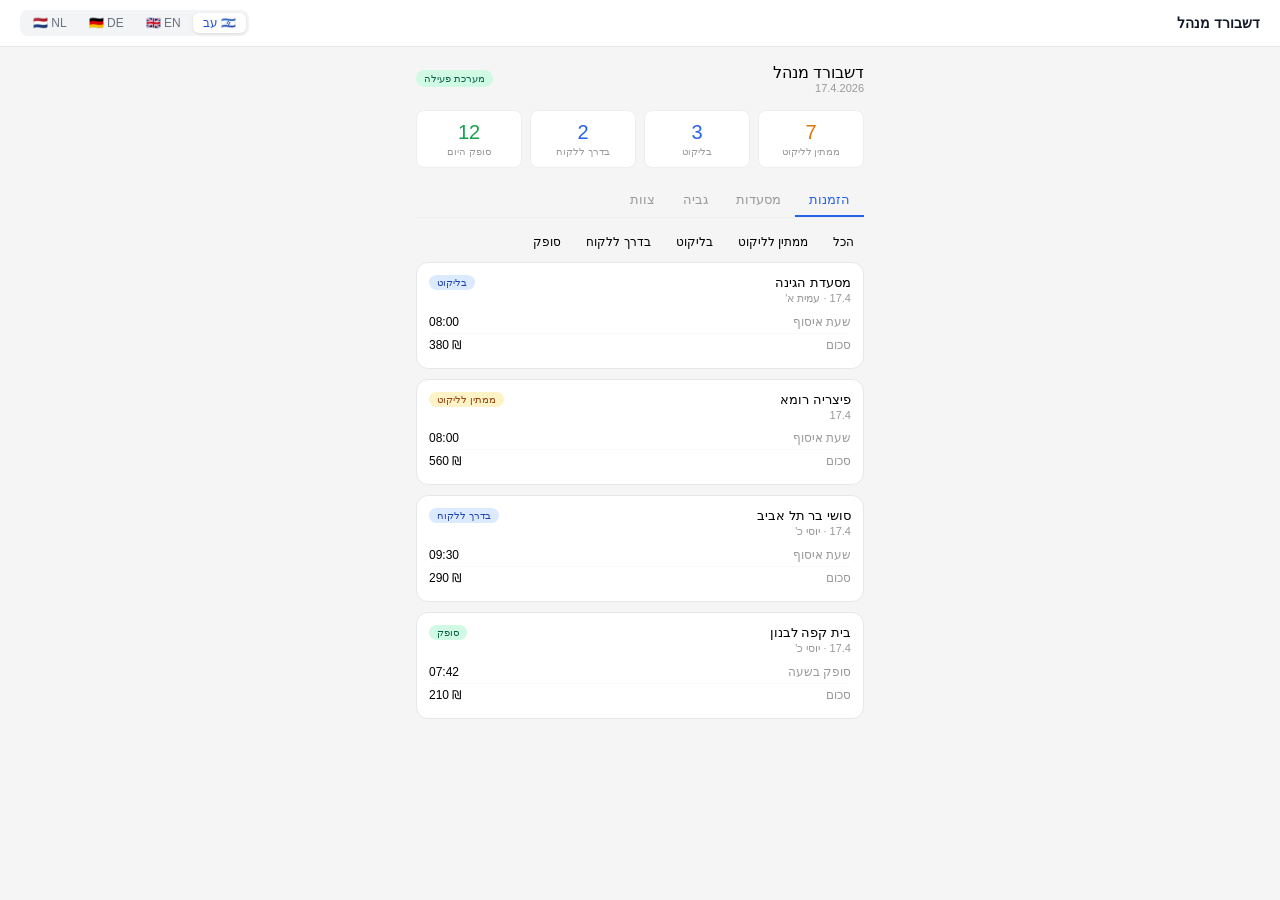
<file: mockups/05_manager_dashboard.html>
<!DOCTYPE html>
<html lang="he" dir="rtl">
<head>
<meta charset="UTF-8">
<meta name="viewport" content="width=device-width, initial-scale=1.0">
<title>Smart Order System — Manager</title>
<link rel="stylesheet" href="i18n.css">
<style>
  body { font-family: Arial, sans-serif; background: #f5f5f5; margin: 0; }
  .wrap { max-width: 480px; margin: 0 auto; padding: 1rem; }
  .top  { display: flex; justify-content: space-between; align-items: center; margin-block-end: 16px; }
  .page-title  { font-size: 16px; font-weight: 500; }
  .date-label  { font-size: 11px; color: #999; }
  .active-status { font-size: 10px; padding: 3px 8px; border-radius: 20px; background: #d1fae5; color: #065f46; font-weight: 500; }
  .stats { display: grid; grid-template-columns: repeat(4,1fr); gap: 8px; margin-block-end: 16px; }
  .sc   { background: #fff; border-radius: 8px; padding: 10px; text-align: center; border: 1px solid #eee; }
  .sc-n { font-size: 20px; font-weight: 500; }
  .sc-l { font-size: 10px; color: #999; margin-block-start: 2px; }
  .tab-row { display: flex; border-block-end: 1px solid #eee; margin-block-end: 14px; overflow-x: auto; }
  .tab { cursor: pointer; color: #999; border-block-end: 2px solid transparent; white-space: nowrap; }
  .tab.active { color: #2563eb; border-block-end-color: #2563eb; font-weight: 500; }
  .pill { display: inline-block; font-size: 10px; padding: 2px 8px; border-radius: 20px; font-weight: 500; white-space: nowrap; }
  .pw { background: #fef3c7; color: #92400e; }
  .pp { background: #dbeafe; color: #1e40af; }
  .pd { background: #d1fae5; color: #065f46; }
  .pr { background: #fee2e2; color: #991b1b; }
  .card { background: #fff; border: 1px solid #e5e7eb; border-radius: 12px; padding: 12px; margin-block-end: 10px; cursor: pointer; }
  .card:hover { border-color: #d1d5db; }
  .card-top  { display: flex; justify-content: space-between; align-items: flex-start; gap: 8px; margin-block-end: 6px; }
  .card-name { font-size: 13px; font-weight: 500; }
  .card-sub  { font-size: 11px; color: #999; margin-block-start: 2px; }
  .card-row  { display: flex; justify-content: space-between; padding-block: 4px; border-block-end: 0.5px solid #f9fafb; font-size: 12px; }
  .card-row:last-child { border-block-end: none; }
  .muted { color: #999; }
  .search-input { inline-size: 100%; background: #f9fafb; border: 1px solid #e5e7eb; border-radius: 8px; padding: 7px 10px; font-size: 12px; font-family: inherit; margin-block-end: 10px; }
  .rest-card    { background: #fff; border: 1px solid #e5e7eb; border-radius: 12px; margin-block-end: 8px; overflow: hidden; }
  .rest-header  { display: flex; justify-content: space-between; align-items: center; gap: 8px; padding: 10px 12px; cursor: pointer; }
  .rest-header:hover { background: #f9fafb; }
  .rest-detail  { padding: 0 12px 10px; border-block-start: 1px solid #f3f4f6; }
  .mini-row { display: grid; grid-template-columns: repeat(3,1fr); gap: 6px; margin-block: 10px; }
  .mini   { background: #f9fafb; border-radius: 6px; padding: 7px; text-align: center; }
  .mini-n { font-size: 14px; font-weight: 500; }
  .mini-l { font-size: 10px; color: #999; }
  .order-mini { display: flex; justify-content: space-between; align-items: center; padding-block: 5px; border-block-end: 1px solid #f3f4f6; font-size: 11px; }
  .order-mini:last-child { border-block-end: none; }
  .btn-sm { font-size: 11px; padding: 5px 10px; border-radius: 6px; border: 1px solid #ddd; background: transparent; color: #666; cursor: pointer; }
  .btn-sm.blue { background: #dbeafe; color: #1d4ed8; border-color: #93c5fd; font-weight: 500; }
  .debt     { font-size: 13px; font-weight: 500; color: #dc2626; }
  .paid-amt { font-size: 13px; font-weight: 500; color: #16a34a; }
  .summary-total { display: flex; justify-content: space-between; align-items: center; padding: 10px; background: #fef2f2; border-radius: 8px; margin-block-start: 10px; }
</style>
</head>
<body>
<script src="translations.js"></script>
<script>
  document.addEventListener('DOMContentLoaded', function() {
    buildPageHeader({ titleKey: 'manager_title' });
  });
</script>

<div class="wrap">
  <div class="top">
    <div>
      <div class="page-title" data-i18n="manager_title">דשבורד מנהל</div>
      <div class="date-label">17.4.2026</div>
    </div>
    <span class="active-status" data-i18n="system_active">מערכת פעילה</span>
  </div>

  <div class="stats">
    <div class="sc"><div class="sc-n" style="color:#d97706">7</div><div class="sc-l" data-i18n="status_waiting">ממתין לליקוט</div></div>
    <div class="sc"><div class="sc-n" style="color:#2563eb">3</div><div class="sc-l" data-i18n="status_picking">בליקוט</div></div>
    <div class="sc"><div class="sc-n" style="color:#2563eb">2</div><div class="sc-l" data-i18n="status_delivery_mgr">בדרך ללקוח</div></div>
    <div class="sc"><div class="sc-n" style="color:#16a34a">12</div><div class="sc-l" data-i18n="delivered_today">סופק היום</div></div>
  </div>

  <div class="tab-row">
    <div class="tab active" id="t-o" onclick="sw('o')" data-i18n="tab_orders">הזמנות</div>
    <div class="tab" id="t-r" onclick="sw('r')" data-i18n="tab_restaurants">מסעדות</div>
    <div class="tab" id="t-c" onclick="sw('c')" data-i18n="tab_collect">גביה</div>
    <div class="tab" id="t-t" onclick="sw('t')" data-i18n="tab_team">צוות</div>
  </div>

  <div id="v-o">
    <div class="filter-row">
      <span class="fchip active" onclick="fo(this,'all')"  data-i18n="filter_all">הכל</span>
      <span class="fchip" onclick="fo(this,'w')" data-i18n="status_waiting">ממתין לליקוט</span>
      <span class="fchip" onclick="fo(this,'p')" data-i18n="status_picking">בליקוט</span>
      <span class="fchip" onclick="fo(this,'d')" data-i18n="status_delivery_mgr">בדרך ללקוח</span>
      <span class="fchip" onclick="fo(this,'s')" data-i18n="status_delivered">סופק</span>
    </div>
    <div id="olist">
      <div class="card" data-s="p">
        <div class="card-top"><div><div class="card-name">מסעדת הגינה</div><div class="card-sub">17.4 · עמית א'</div></div><span class="pill pp" data-i18n="status_picking">בליקוט</span></div>
        <div class="card-row"><span class="muted" data-i18n="pickup_hour">שעת איסוף</span><span>08:00</span></div>
        <div class="card-row"><span class="muted" data-i18n="amount_label">סכום</span><span>₪ 380</span></div>
      </div>
      <div class="card" data-s="w">
        <div class="card-top"><div><div class="card-name">פיצריה רומא</div><div class="card-sub">17.4</div></div><span class="pill pw" data-i18n="status_waiting">ממתין לליקוט</span></div>
        <div class="card-row"><span class="muted" data-i18n="pickup_hour">שעת איסוף</span><span>08:00</span></div>
        <div class="card-row"><span class="muted" data-i18n="amount_label">סכום</span><span>₪ 560</span></div>
      </div>
      <div class="card" data-s="d">
        <div class="card-top"><div><div class="card-name">סושי בר תל אביב</div><div class="card-sub">17.4 · יוסי כ'</div></div><span class="pill pp" data-i18n="status_delivery_mgr">בדרך ללקוח</span></div>
        <div class="card-row"><span class="muted" data-i18n="pickup_hour">שעת איסוף</span><span>09:30</span></div>
        <div class="card-row"><span class="muted" data-i18n="amount_label">סכום</span><span>₪ 290</span></div>
      </div>
      <div class="card" data-s="s">
        <div class="card-top"><div><div class="card-name">בית קפה לבנון</div><div class="card-sub">17.4 · יוסי כ'</div></div><span class="pill pd" data-i18n="status_delivered">סופק</span></div>
        <div class="card-row"><span class="muted" data-i18n="delivered_at">סופק בשעה</span><span>07:42</span></div>
        <div class="card-row"><span class="muted" data-i18n="amount_label">סכום</span><span>₪ 210</span></div>
      </div>
    </div>
  </div>

  <div id="v-r" style="display:none">
    <input class="search-input" data-i18n-placeholder="search_rest" placeholder="חפש מסעדה..." oninput="fr(this.value)">
    <div id="rlist">
      <div class="rest-card">
        <div class="rest-header" onclick="tr2('r1')"><div><div class="card-name">מסעדת הגינה</div><div class="card-sub">תל אביב</div></div><div style="display:flex;align-items:center;gap:6px"><span class="pill pp" data-i18n="status_picking">בליקוט</span><span id="ar-r1" style="color:#999">▾</span></div></div>
        <div id="r1" style="display:none" class="rest-detail">
          <div class="mini-row">
            <div class="mini"><div class="mini-n">24</div><div class="mini-l" data-i18n="completed_count">הושלמו</div></div>
            <div class="mini"><div class="mini-n">3</div><div class="mini-l" data-i18n="active_count">פעילות</div></div>
            <div class="mini"><div class="mini-n" style="color:#dc2626">₪380</div><div class="mini-l" data-i18n="open_debt">חוב פתוח</div></div>
          </div>
          <div style="font-size:11px;font-weight:500;color:#999;margin-block-end:6px" data-i18n="recent_orders">הזמנות אחרונות</div>
          <div class="order-mini"><span>17.4</span><span class="pill pp" data-i18n="status_picking">בליקוט</span></div>
          <div class="order-mini"><span>15.4</span><span class="pill pd" data-i18n="status_delivered">סופק</span></div>
          <div style="display:flex;gap:6px;margin-block-start:8px">
            <button class="btn-sm blue" data-i18n="btn_all_orders">כל ההזמנות</button>
            <button class="btn-sm" data-i18n="btn_invoices">חשבוניות</button>
            <button class="btn-sm" data-i18n="btn_edit_rest">עריכה</button>
          </div>
        </div>
      </div>
      <div class="rest-card">
        <div class="rest-header" onclick="tr2('r2')"><div><div class="card-name">פיצריה רומא</div><div class="card-sub">רמת גן</div></div><div style="display:flex;align-items:center;gap:6px"><span class="pill pw" data-i18n="status_waiting">ממתין לליקוט</span><span id="ar-r2" style="color:#999">▾</span></div></div>
        <div id="r2" style="display:none" class="rest-detail">
          <div class="mini-row">
            <div class="mini"><div class="mini-n">18</div><div class="mini-l" data-i18n="completed_count">הושלמו</div></div>
            <div class="mini"><div class="mini-n">1</div><div class="mini-l" data-i18n="active_count">פעילות</div></div>
            <div class="mini"><div class="mini-n" style="color:#16a34a">₪0</div><div class="mini-l" data-i18n="open_debt">חוב פתוח</div></div>
          </div>
          <div style="display:flex;gap:6px;margin-block-start:8px">
            <button class="btn-sm blue" data-i18n="btn_all_orders">כל ההזמנות</button>
            <button class="btn-sm" data-i18n="btn_invoices">חשבוניות</button>
          </div>
        </div>
      </div>
      <div class="rest-card">
        <div class="rest-header" onclick="tr2('r3')"><div><div class="card-name">סושי בר תל אביב</div><div class="card-sub">תל אביב</div></div><div style="display:flex;align-items:center;gap:6px"><span class="pill pp" data-i18n="status_delivery_mgr">בדרך ללקוח</span><span id="ar-r3" style="color:#999">▾</span></div></div>
        <div id="r3" style="display:none" class="rest-detail">
          <div class="mini-row">
            <div class="mini"><div class="mini-n">31</div><div class="mini-l" data-i18n="completed_count">הושלמו</div></div>
            <div class="mini"><div class="mini-n">1</div><div class="mini-l" data-i18n="active_count">פעילות</div></div>
            <div class="mini"><div class="mini-n" style="color:#dc2626">₪850</div><div class="mini-l" data-i18n="open_debt">חוב פתוח</div></div>
          </div>
          <div style="display:flex;gap:6px;margin-block-start:8px">
            <button class="btn-sm blue" data-i18n="btn_all_orders">כל ההזמנות</button>
            <button class="btn-sm" data-i18n="btn_to_collect" onclick="sw('c')">לגביה</button>
          </div>
        </div>
      </div>
    </div>
  </div>

  <div id="v-c" style="display:none">
    <div class="filter-row">
      <span class="fchip active" onclick="fc(this,'all')"  data-i18n="filter_all">הכל</span>
      <span class="fchip" onclick="fc(this,'debt')" data-i18n="status_debt">חוב פתוח</span>
      <span class="fchip" onclick="fc(this,'paid')" data-i18n="status_paid">שולם</span>
    </div>
    <div id="clist">
      <div class="card" data-cf="debt">
        <div class="card-top"><div><div class="card-name">סושי בר תל אביב</div><div class="card-sub">3 <span data-i18n="open_invoices_count">חשבוניות פתוחות</span></div></div><span class="pill pr" data-i18n="status_debt">חוב פתוח</span></div>
        <div class="card-row"><span class="muted" data-i18n="total_debt_label">סה"כ חוב</span><span class="debt">₪ 850</span></div>
        <div class="card-row"><span class="muted" data-i18n="last_order">הזמנה אחרונה</span><span>17.4</span></div>
        <div style="display:flex;gap:6px;margin-block-start:8px">
          <button class="btn-sm blue" data-i18n="btn_remind">שלח תזכורת</button>
          <button class="btn-sm" data-i18n="btn_mark_paid">סמן כשולם</button>
        </div>
      </div>
      <div class="card" data-cf="debt">
        <div class="card-top"><div><div class="card-name">מסעדת הגינה</div><div class="card-sub">1 <span data-i18n="open_invoices_count">חשבוניות פתוחות</span></div></div><span class="pill pr" data-i18n="status_debt">חוב פתוח</span></div>
        <div class="card-row"><span class="muted" data-i18n="total_debt_label">סה"כ חוב</span><span class="debt">₪ 380</span></div>
        <div class="card-row"><span class="muted" data-i18n="last_order">הזמנה אחרונה</span><span>17.4</span></div>
        <div style="display:flex;gap:6px;margin-block-start:8px">
          <button class="btn-sm blue" data-i18n="btn_remind">שלח תזכורת</button>
          <button class="btn-sm" data-i18n="btn_mark_paid">סמן כשולם</button>
        </div>
      </div>
      <div class="card" data-cf="paid">
        <div class="card-top"><div><div class="card-name">פיצריה רומא</div><div class="card-sub" data-i18n="updated_label">מעודכן</div></div><span class="pill pd" data-i18n="status_paid">שולם</span></div>
        <div class="card-row"><span class="muted" data-i18n="last_payment">תשלום אחרון</span><span class="paid-amt">₪ 1,240</span></div>
        <div class="card-row"><span class="muted" data-i18n="date_label">תאריך</span><span>14.4</span></div>
      </div>
    </div>
    <div class="summary-total">
      <span style="font-size:12px;font-weight:500" data-i18n="total_open_debts">סה"כ חובות פתוחים</span>
      <span class="debt" style="font-size:16px">₪ 1,230</span>
    </div>
  </div>

  <div id="v-t" style="display:none">
    <div class="card">
      <div class="card-top"><div><div class="card-name">עמית אברהם</div><div class="card-sub" data-i18n="picker_role">מלקט + נהג</div></div><span class="pill pp" data-i18n="status_picking">בליקוט</span></div>
      <div class="card-row"><span class="muted" data-i18n="orders_today">הזמנות היום</span><span>4</span></div>
      <div class="card-row"><span class="muted" data-i18n="delivered_word">סופק</span><span>2</span></div>
      <div class="card-row"><span class="muted" data-i18n="linked_rests">מסעדות משויכות</span><span>12</span></div>
    </div>
    <div class="card">
      <div class="card-top"><div><div class="card-name">יוסי כהן</div><div class="card-sub" data-i18n="tab_delivery">נהג</div></div><span class="pill pp" data-i18n="status_delivery_mgr">בדרך ללקוח</span></div>
      <div class="card-row"><span class="muted" data-i18n="orders_today">הזמנות היום</span><span>6</span></div>
      <div class="card-row"><span class="muted" data-i18n="delivered_word">סופק</span><span>5</span></div>
      <div class="card-row"><span class="muted" data-i18n="linked_rests">מסעדות משויכות</span><span>8</span></div>
    </div>
    <div class="card">
      <div class="card-top"><div><div class="card-name">רינה לוי</div><div class="card-sub" data-i18n="tab_picking">מלקטת</div></div><span class="pill" style="background:#f3f4f6;color:#999" data-i18n="status_inactive">לא פעיל</span></div>
      <div class="card-row"><span class="muted" data-i18n="linked_rests">מסעדות משויכות</span><span>6</span></div>
      <div style="margin-block-start:8px"><button class="btn-sm" data-i18n="btn_manage">נהל שיוך</button></div>
    </div>
  </div>
</div>

<script>
function sw(t){['o','r','c','t'].forEach(function(n){document.getElementById('t-'+n).classList.toggle('active',n===t);document.getElementById('v-'+n).style.display=n===t?'block':'none';});}
function tr2(id){var el=document.getElementById(id),ar=document.getElementById('ar-'+id),open=el.style.display==='block';el.style.display=open?'none':'block';ar.textContent=open?'▾':'▴';}
function fo(el,f){document.querySelectorAll('#v-o .fchip').forEach(function(c){c.classList.remove('active')});el.classList.add('active');document.querySelectorAll('#olist .card').forEach(function(c){c.style.display=(f==='all'||c.dataset.s===f)?'block':'none';});}
function fc(el,f){document.querySelectorAll('#v-c .fchip').forEach(function(c){c.classList.remove('active')});el.classList.add('active');document.querySelectorAll('#clist .card').forEach(function(c){c.style.display=(f==='all'||c.dataset.cf===f)?'block':'none';});}
function fr(val){document.querySelectorAll('#rlist .rest-card').forEach(function(c){c.style.display=c.querySelector('.card-name').textContent.includes(val)?'block':'none';});}
</script>
</body>
</html>
</file>
<file: mockups/i18n.css>
/*
 * i18n.css
 * Smart Order System — RTL/LTR layout layer
 * Uses CSS Logical Properties throughout.
 * Import AFTER your base stylesheet.
 */

/* ── Reset physical margin/padding to logical ─────────────────────────────── */

*,
*::before,
*::after {
  box-sizing: border-box;
}

/* Buttons — no fixed width, flex-based so German/Dutch text can grow */
button,
.btn-g,
.btn-o,
.btn-main,
.btn-sec,
.btn-sm,
.tab,
.fchip {
  width: auto;
  min-width: 0;
  white-space: nowrap;
  text-align: center;
}

/* Action rows — wrap on overflow so long DE/NL labels don't clip */
.actions,
.btn-row,
.oc-actions {
  display: flex;
  flex-wrap: wrap;
  gap: 6px;
}

.actions .btn-main,
.actions .btn-sec,
.btn-row .btn-sm {
  flex: 1 1 auto;
  min-width: 80px;
}

/* ── Logical margin/padding replacements ──────────────────────────────────── */

/* Cards inner padding */
.card-body,
.pbody,
.rest-detail,
.det-header {
  padding-inline: 12px;
}

/* Filter chips gap */
.filter-row,
.filter-chip-row {
  display: flex;
  flex-wrap: wrap;
  gap: 5px;
  margin-block-end: 10px;
}

/* Stat cards */
.stats,
.summary-bar,
.mini-row,
.stats-row {
  display: grid;
  gap: 8px;
}

/* Tab row border — logical */
.tab-row {
  display: flex;
  border-block-end: 0.5px solid var(--c-border, #e5e7eb);
  margin-block-end: 14px;
  overflow-x: auto;
}

/* Tab active indicator — logical */
.tab.active {
  border-block-end: 2px solid #2563eb;
}

/* List rows */
.hrow,
.inv-row,
.card-row,
.order-mini,
.collect-row {
  display: flex;
  justify-content: space-between;
  align-items: center;
  padding-block: 7px;
  border-block-end: 0.5px solid var(--c-border, #e5e7eb);
}

/* Check items */
.check-item {
  display: flex;
  align-items: center;
  gap: 8px;
  padding-block: 5px;
  border-block-end: 0.5px solid var(--c-border, #f3f4f6);
}

/* Check qty — push to inline-end */
.check-qty {
  margin-inline-start: auto;
}

/* Card top row */
.card-top,
.oc-top,
.rest-header,
.mc-header,
.det-header {
  display: flex;
  justify-content: space-between;
  align-items: flex-start;
  gap: 8px;
}

/* Avatar + name row */
.user-info,
.top {
  display: flex;
  align-items: center;
  gap: 8px;
}

/* Progress bar — inherits block direction */
.progress-bar {
  block-size: 4px;
  border-radius: 2px;
  margin-block: 8px 4px;
}

.progress-fill {
  block-size: 4px;
  border-radius: 2px;
}

/* Driver info card */
.driver-card {
  margin-block-start: 8px;
  padding-inline: 10px;
  padding-block: 8px;
}

/* ── RTL-specific overrides ─────────────────────────────────────────────────── */

[dir="rtl"] .open-btn::after  { content: none; }
[dir="rtl"] .open-btn         { unicode-bidi: plaintext; }

/* Flip the "open →" arrow for RTL */
[dir="rtl"] [data-i18n="btn_open"]::after,
[dir="rtl"] [data-i18n="open_btn"]::after { content: none; }

/* Phase tag floats to logical inline-end */
.phase-tag {
  float: inline-end;
  font-size: 11px;
  opacity: .75;
  margin-block-start: 2px;
}

/* ── Typography scaling for long languages ────────────────────────────────── */

/*
  German & Dutch strings can be 30–50% longer than Hebrew/English.
  Use clamp() so text scales down gracefully instead of overflowing.
*/
.btn-g,
.btn-o,
.btn-main,
.btn-sec,
.btn-sm {
  font-size: clamp(10px, 1.8vw, 13px);
  padding-inline: clamp(6px, 1.5vw, 14px);
  padding-block: 7px;
}

.tab {
  font-size: clamp(10px, 1.6vw, 13px);
  padding-inline: clamp(6px, 1.5vw, 14px);
  padding-block: 8px;
}

.fchip {
  font-size: clamp(10px, 1.4vw, 12px);
  padding-inline: clamp(6px, 1.2vw, 10px);
  padding-block: 3px;
}

/* Stats number — no scaling needed */
.sc-n,
.mini-n,
.stat-n {
  font-size: 20px;
  font-weight: 500;
}

/* Labels below stats — can be long in DE/NL */
.sc-l,
.mini-l,
.stat-l {
  font-size: clamp(9px, 1.3vw, 11px);
  color: #6b7280;
  margin-block-start: 2px;
  overflow: hidden;
  text-overflow: ellipsis;
  white-space: nowrap;
}

/* ── Search input — logical width ────────────────────────────────────────── */
.search-input {
  inline-size: 100%;
  margin-block-end: 10px;
}

/* ── Summary total bar ───────────────────────────────────────────────────── */
.summary-total {
  display: flex;
  justify-content: space-between;
  align-items: center;
  padding: 10px;
  border-radius: 8px;
  margin-block-start: 10px;
}

/* ── Page header (from translations.js buildPageHeader) ──────────────────── */
.i18n-header {
  position: sticky;
  inset-block-start: 0;
  z-index: 100;
}
</file>
